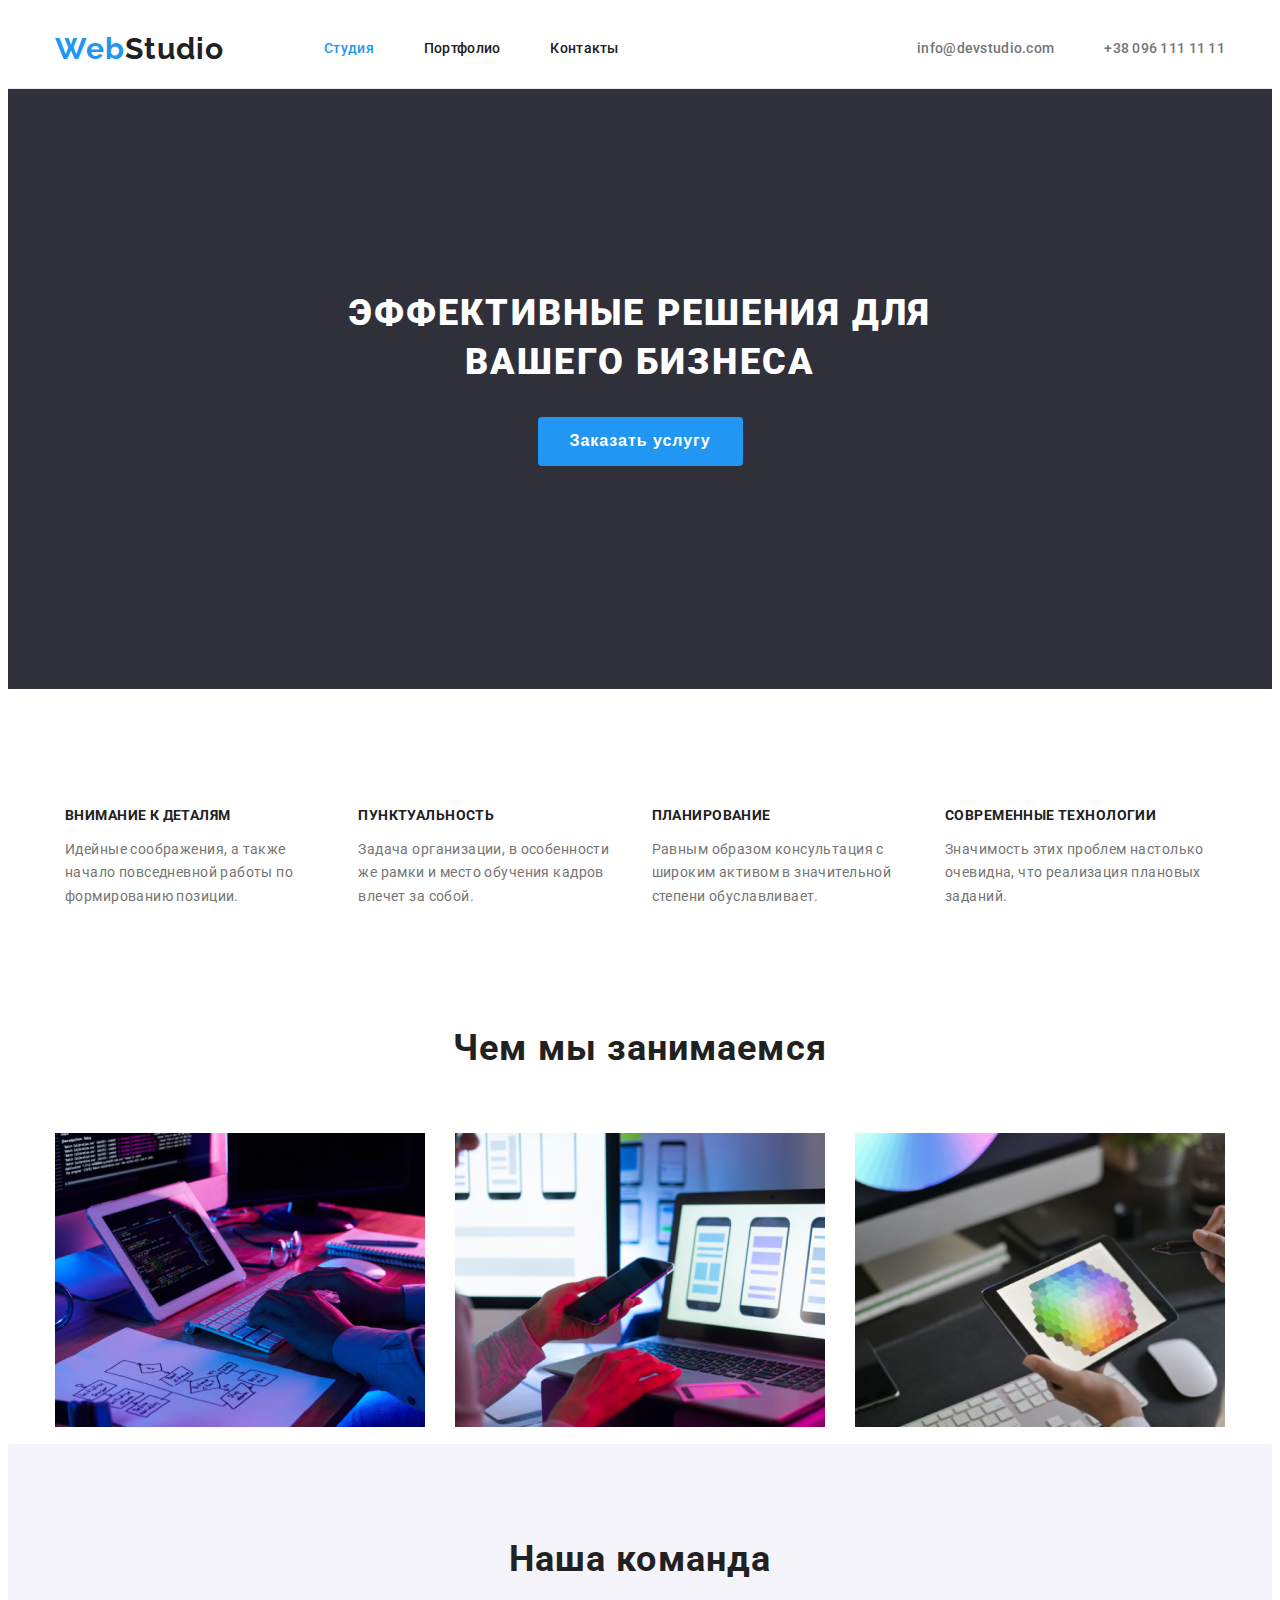
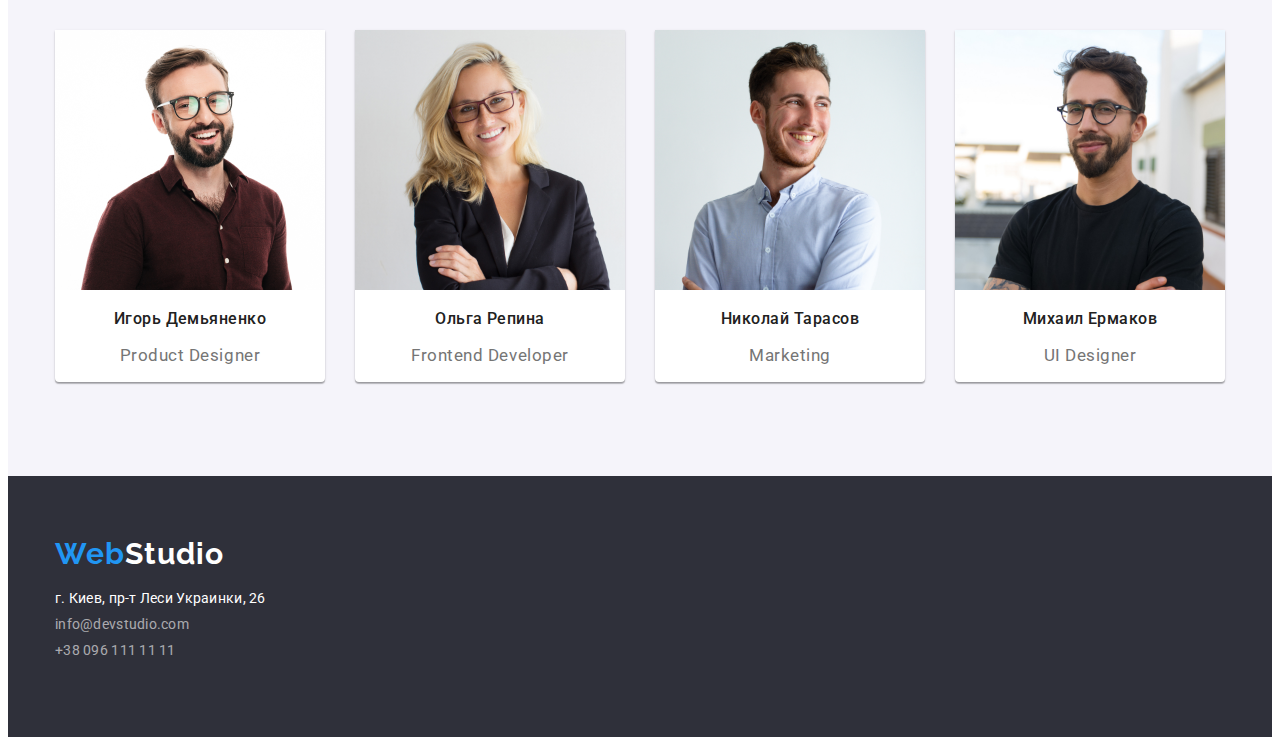
<file: index.html>
<!DOCTYPE html>
<html lang="ru">
  <head>
    <meta charset="UTF-8" />
    <meta http-equiv="X-UA-Compatible" content="IE=edge" />
    <meta name="viewport" content="width=device-width, initial-scale=1.0" />
    <title>GoIT-HomeWork-02</title>

    <link rel="preconnect" href="https://fonts.googleapis.com" />
    <link rel="preconnect" href="https://fonts.gstatic.com" crossorigin />
    <link
      href="https://fonts.googleapis.com/css2?family=Raleway:wght@700&family=Roboto:wght@400;500;700;900&display=swap"
      rel="stylesheet"
    />
    <link rel="stylesheet" href="./css/style.css" />
  </head>

  <body>
    <header class="header">
      <div class="wrapper header-wrapper">
        <nav class="navigation">
          <a href="./index.html" class="logo"><span>Web</span>Studio</a>
          <ul class="menu">
            <li><a class="menu-link active" href="./index.html">Студия</a></li>
            <li><a class="menu-link" href="./portfolio.html">Портфолио</a></li>
            <li><a class="menu-link" href="#">Контакты</a></li>
          </ul>
        </nav>
        <ul class="contacts">
          <li><a class="contacts-link" href="mailto:info@devstudio.com">info@devstudio.com</a></li>
          <li><a class="contacts-link" href="tel:+380961111111">+38 096 111 11 11</a></li>
        </ul>
      </div>
    </header>
    <main>
      <section class="home">
        <div class="wrapper">
          <h1 class="home-title">Эффективные решения для вашего бизнеса</h1>
          <button class="btn" type="button">Заказать услугу</button>
        </div>
      </section>
      <section class="peculiarities">
        <div class="wrapper">
          <h2 class="visualy-hidden">не пустой заголовок =)</h2>
          <ul class="peculiarities-list">
            <li>
              <h3>Внимание к деталям</h3>
              <p>
                Идейные соображения, а также начало повседневной работы по формированию позиции.
              </p>
            </li>
            <li>
              <h3>Пунктуальность</h3>
              <p>
                Задача организации, в особенности же рамки и место обучения кадров влечет за собой.
              </p>
            </li>
            <li>
              <h3>Планирование</h3>
              <p>
                Равным образом консультация с широким активом в значительной степени обуславливает.
              </p>
            </li>
            <li>
              <h3>Современные технологии</h3>
              <p>Значимость этих проблем настолько очевидна, что реализация плановых заданий.</p>
            </li>
          </ul>
        </div>
      </section>
      <section class="business">
        <div class="wrapper">
          <h2 class="section-title">Чем мы занимаемся</h2>
          <ul class="business-list">
            <li><img src="./images/img1.jpg" alt="coding" width="370" /></li>
            <li><img src="./images/img2.jpg" alt="design" width="370" /></li>
            <li><img src="./images/img3.jpg" alt="colors" width="370" /></li>
          </ul>
        </div>
      </section>
      <section class="team">
        <div class="wrapper">
          <h2 class="section-title">Наша команда</h2>
          <ul class="team-list">
            <li>
              <img src="./images/igor.jpg" alt="Игорь Демьяненко" width="270" />
              <h3>Игорь Демьяненко</h3>
              <p>Product Designer</p>
            </li>
            <li>
              <img src="./images/olga.jpg" alt="Ольга Репина" width="270" />
              <h3>Ольга Репина</h3>
              <p>Frontend Developer</p>
            </li>
            <li>
              <img src="./images/nikolay.jpg" alt="Николай Тарасов" width="270" />
              <h3>Николай Тарасов</h3>
              <p>Marketing</p>
            </li>
            <li>
              <img src="./images/mikhail.jpg" alt="Михаил Ермаков" width="270" />
              <h3>Михаил Ермаков</h3>
              <p>UI Designer</p>
            </li>
          </ul>
        </div>
      </section>
    </main>
    <footer class="footer">
      <div class="wrapper footer-wrapper">
        <a href="./index.html" class="footer-logo logo"><span>Web</span>Studio</a>
        <address class="footer-address">
          <ul class="footer-list">
            <li>
              <a
                class="footer-address_color"
                href="https://goo.gl/maps/piqngm7oDQpEDh6u6"
                target="_blank"
                rel="noopener nofollow noreferrer"
                >г. Киев, пр-т Леси Украинки, 26</a
              >
            </li>
            <li>
              <a class="footer-link_color" href="mailto:info@devstudio.com">info@devstudio.com</a>
            </li>
            <li><a class="footer-link_color" href="tel:+380961111111">+38 096 111 11 11</a></li>
          </ul>
        </address>
      </div>
    </footer>
  </body>
</html>
</file>
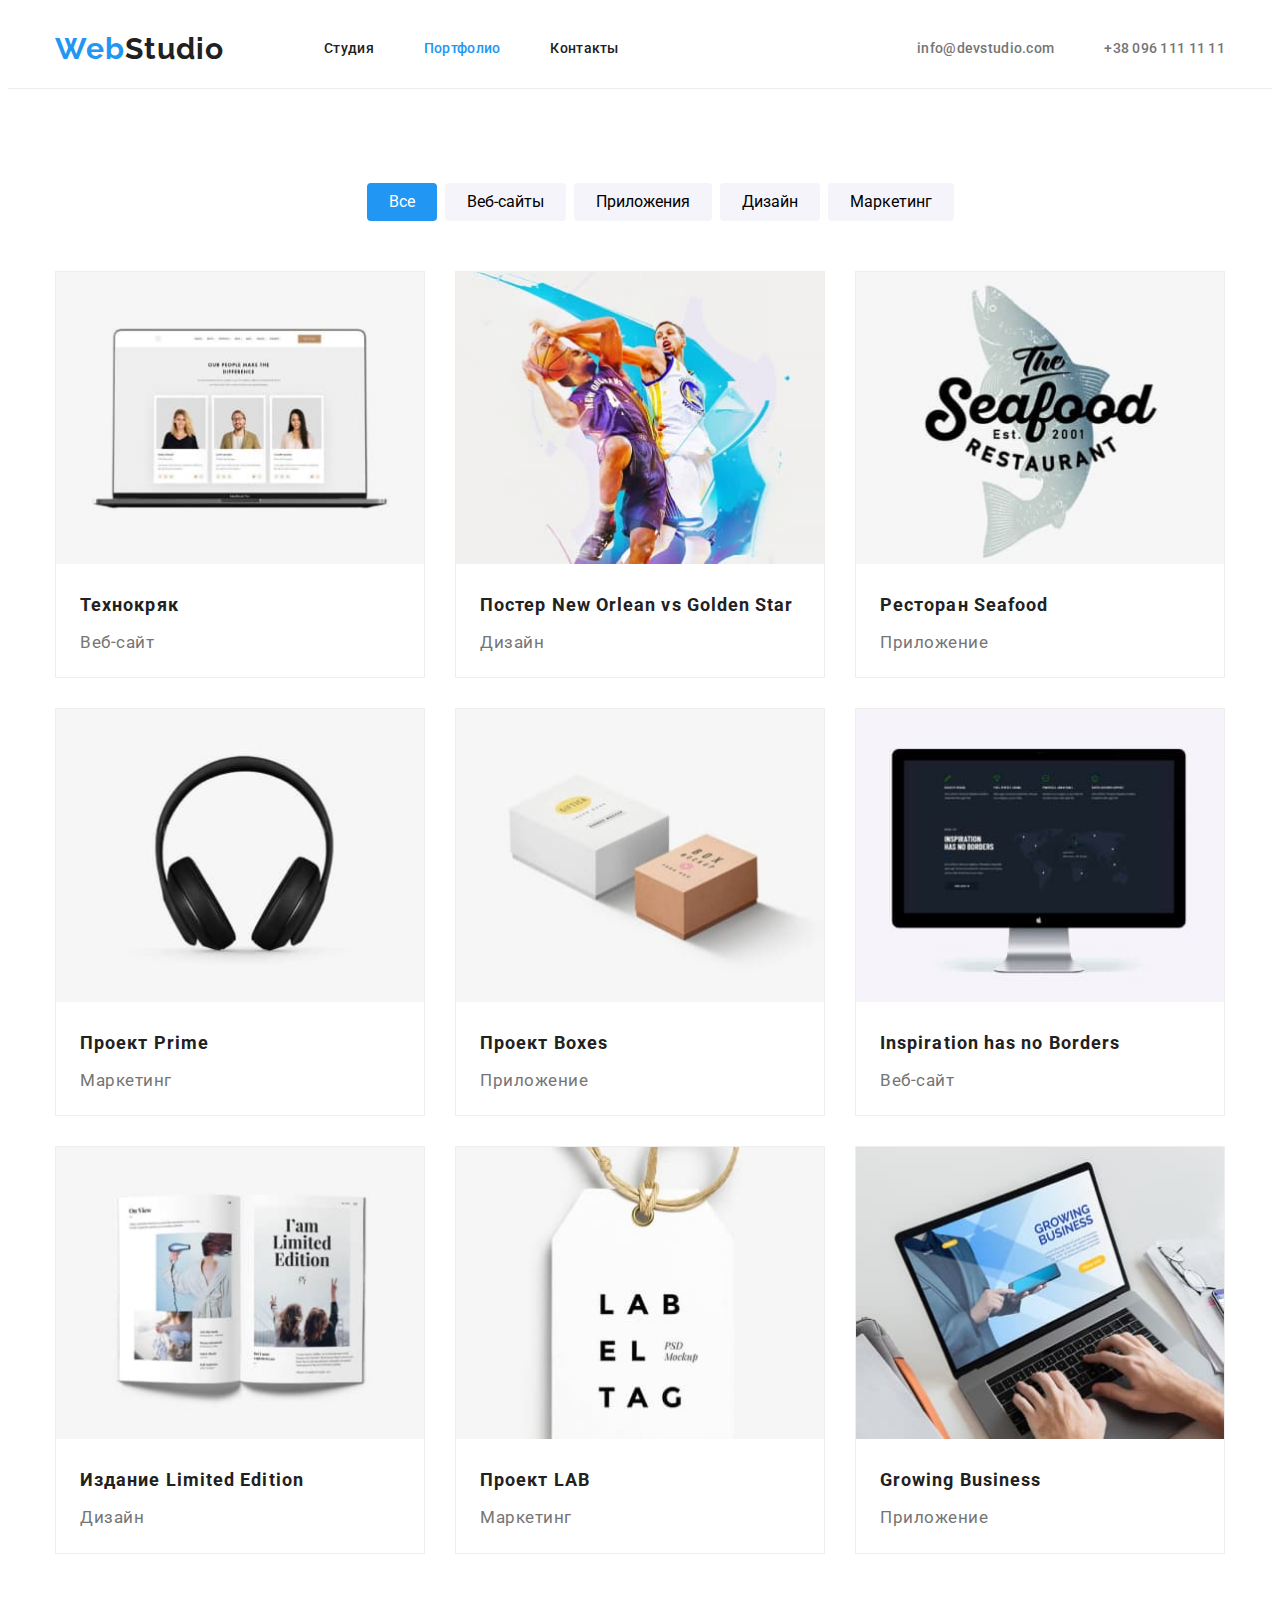
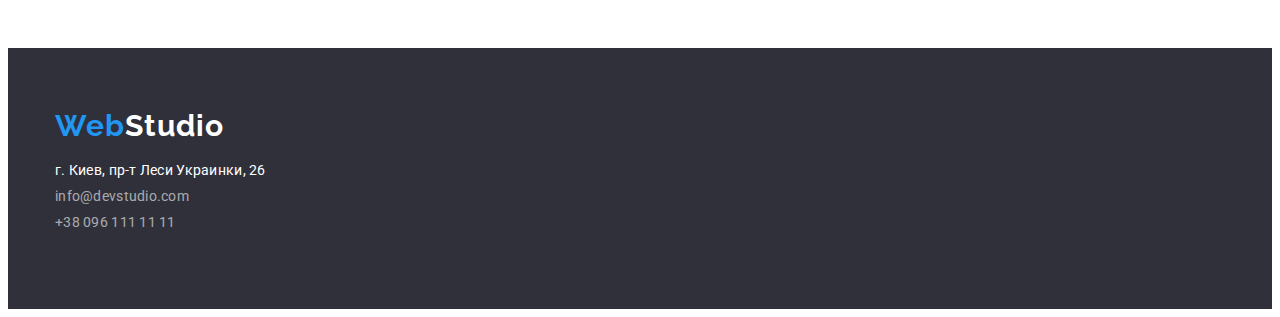
<file: portfolio.html>
<!DOCTYPE html>
<html lang="ru">
  <head>
    <meta charset="UTF-8" />
    <meta http-equiv="X-UA-Compatible" content="IE=edge" />
    <meta name="viewport" content="width=device-width, initial-scale=1.0" />
    <title>GoIT-HomeWork-02</title>

    <link rel="preconnect" href="https://fonts.googleapis.com" />
    <link rel="preconnect" href="https://fonts.gstatic.com" crossorigin />
    <link
      href="https://fonts.googleapis.com/css2?family=Raleway:wght@700&family=Roboto:wght@400;500;700;900&display=swap"
      rel="stylesheet"
    />
    <link rel="stylesheet" href="./css/style.css" />
  </head>

  <body>
    <header class="header">
      <div class="wrapper header-wrapper">
        <nav class="navigation">
          <a href="./portfolio.html" class="logo"><span>Web</span>Studio</a>
          <ul class="menu">
            <li><a class="menu-link" href="./index.html">Студия</a></li>
            <li><a class="menu-link active" href="./portfolio.html">Портфолио</a></li>
            <li><a class="menu-link" href="#">Контакты</a></li>
          </ul>
        </nav>
        <ul class="contacts">
          <li><a class="contacts-link" href="mailto:info@devstudio.com">info@devstudio.com</a></li>
          <li><a class="contacts-link" href="tel:+380961111111">+38 096 111 11 11</a></li>
        </ul>
      </div>
    </header>
    <main>
      <section class="portfolio">
        <div class="wrapper">
          <ul class="filter">
            <li class="filter-item">
              <button type="button" class="filter-btn current">Все</button>
            </li>
            <li class="filter-item">
              <button type="button" class="filter-btn">Веб-сайты</button>
            </li>
            <li class="filter-item">
              <button type="button" class="filter-btn">Приложения</button>
            </li>
            <li class="filter-item">
              <button type="button" class="filter-btn">Дизайн</button>
            </li>
            <li class="filter-item">
              <button type="button" class="filter-btn">Маркетинг</button>
            </li>
          </ul>

          <ul class="content">
            <li class="content-item">
              <a href="#" class="content-link">
                <img src="./images/web.jpg" alt="технокряк" width="368" />
                <h3>Технокряк</h3>
                <p>Веб-сайт</p>
              </a>
            </li>
            <li class="content-item">
              <a href="#" class="content-link">
                <img src="./images/design.jpg" alt="Постер New Orlean vs Golden Star" width="368" />
                <h3>Постер New Orlean vs Golden Star</h3>
                <p>Дизайн</p>
              </a>
            </li>
            <li class="content-item">
              <a href="#" class="content-link">
                <img src="./images/app.jpg" alt="Ресторан Seafood" width="368" />
                <h3>Ресторан Seafood</h3>
                <p>Приложение</p>
              </a>
            </li>
            <li class="content-item">
              <a href="#" class="content-link">
                <img src="./images/marketing.jpg" alt="Проект Prime" width="368" />
                <h3>Проект Prime</h3>
                <p>Маркетинг</p>
              </a>
            </li>
            <li class="content-item">
              <a href="#" class="content-link">
                <img src="./images/app2.jpg" alt="Проект Boxes" width="368" />
                <h3>Проект Boxes</h3>
                <p>Приложение</p>
              </a>
            </li>
            <li class="content-item">
              <a href="#" class="content-link">
                <img src="./images/web2.jpg" alt="Inspiration has no Borders" width="368" />
                <h3>Inspiration has no Borders</h3>
                <p>Веб-сайт</p>
              </a>
            </li>
            <li class="content-item">
              <a href="#" class="content-link">
                <img src="./images/design2.jpg" alt="Издание Limited Edition" width="368" />
                <h3>Издание Limited Edition</h3>
                <p>Дизайн</p>
              </a>
            </li>
            <li class="content-item">
              <a href="#" class="content-link">
                <img src="./images/marketing2.jpg" alt="Проект LAB" width="368" />
                <h3>Проект LAB</h3>
                <p>Маркетинг</p>
              </a>
            </li>
            <li class="content-item">
              <a href="#" class="content-link">
                <img src="./images/app3.jpg" alt="Growing Business" width="368" />
                <h3>Growing Business</h3>
                <p>Приложение</p>
              </a>
            </li>
          </ul>
        </div>
      </section>
    </main>
    <footer class="footer">
      <div class="wrapper footer-wrapper">
        <a href="./portfolio.html" class="footer-logo logo"><span>Web</span>Studio</a>
        <address class="footer-address">
          <ul class="footer-list">
            <li>
              <a
                class="footer-address_color"
                href="https://goo.gl/maps/piqngm7oDQpEDh6u6"
                target="_blank"
                rel="noopener nofollow noreferrer"
                >г. Киев, пр-т Леси Украинки, 26</a
              >
            </li>
            <li>
              <a class="footer-link_color" href="mailto:info@devstudio.com">info@devstudio.com</a>
            </li>
            <li><a class="footer-link_color" href="tel:+380961111111">+38 096 111 11 11</a></li>
          </ul>
        </address>
      </div>
    </footer>
  </body>
</html>
</file>
<file: css/style.css>
:root {
  --main-text-color: #212121;
  --second-text-color: #757575;
  --brend-color: #2196f3;
  --light-text-color: #ffffff;
  --dark-bg-color: #2f303a;
  --light-bg-color: #ffffff;
  --grey-bg-color: #f5f4fa;
  --brend-color-hover: #2195f3d0;
  --footer-text-color: rgba(255, 255, 255, 0.6);
}

body {
  background-color: var(--light-bg-color);
  font-family: 'Roboto';
  color: var(--main-text-color);
  font-size: 14px;
  letter-spacing: 0.02em;
}

.wrapper {
  max-width: 1170px;
  height: 100%;
  margin: 0 auto;
}

.header {
  height: 80px;
  border-bottom: 1px solid #ececec;
}

.header-wrapper {
  display: flex;
  justify-content: space-between;
  align-items: center;
}

.navigation,
.menu,
.contacts {
  display: flex;
  margin: 0;
  padding: 0;
}

.menu > li,
.contacts > li {
  display: flex;
  list-style: none;
  align-items: center;
}

.menu-link,
.contacts-link {
  color: var(--main-text-color);
  text-decoration: none;
  font-weight: 500;
  margin-left: 50px;
  transition: all 0.3s;
}

.contacts-link {
  color: var(--second-text-color);
}

.menu-link:hover,
.menu-link:focus,
.contacts-link:hover,
.contacts-link:focus,
.menu-link:active {
  color: var(--brend-color);
}

.logo {
  text-decoration: none;
  color: var(--main-text-color);
  font-family: 'Raleway';
  font-style: normal;
  font-weight: 700;
  font-size: 2.16em;
  letter-spacing: 0.03em;
  margin-right: 50px;
}

.logo > span {
  color: var(--brend-color);
}

.active {
  color: var(--brend-color);
}

.home {
  background-color: var(--dark-bg-color);
  height: 600px;
  text-align: center;
}

.home-title {
  color: var(--light-text-color);
  margin: 0 auto;
  padding-top: 200px;
  width: 696px;
  font-weight: 900;
  font-size: 36px;
  line-height: 1.36;
  letter-spacing: 0.06em;
  text-transform: uppercase;
}

.btn {
  border: none;
  border-radius: 4px;
  background-color: var(--brend-color);
  color: var(--light-text-color);
  font-weight: 700;
  font-size: 16px;
  letter-spacing: 0.06em;
  line-height: 1.8;
  transition: all 0.3s;
  cursor: pointer;
  padding: 10px 32px;
  margin-top: 30px;
}

.btn:hover {
  background-color: var(--brend-color-hover);
}

.visualy-hidden {
  margin: 0;
  position: absolute;
  width: 1px;
  height: 1px;
  margin: -1px;
  border: 0;
  padding: 0;
  white-space: nowrap;
  clip-path: inset(100%);
  clip: rect(0 0 0 0);
  overflow: hidden;
}

.peculiarities-list {
  display: flex;
  justify-content: space-between;
  margin: 94px 0 0 0;
  padding: 0;
}

.peculiarities-list > li {
  width: 270px;
  list-style: none;
  text-align: left;
  padding: 10px;
}

.peculiarities-list > li > h3 {
  text-transform: uppercase;
  font-size: 14px;
  letter-spacing: 0.03em;
  line-height: 1.19;
}

.peculiarities-list > li > p {
  color: var(--second-text-color);
  letter-spacing: 0.03em;
  line-height: 1.7;
}

.section-title {
  font-size: 36px;
  letter-spacing: 0.03em;
  margin: 0;
  padding: 94px 0 50px 0;
  text-align: center;
}

.business-list {
  display: flex;
  justify-content: space-between;
  padding: 0;
}

.business-list li {
  list-style: none;
}

.team {
  background-color: var(--grey-bg-color);
}

.team-list {
  display: flex;
  justify-content: space-between;
  margin: 0;
  padding: 0;
  padding-bottom: 94px;
}

.team-list > li {
  list-style: none;
  background-color: var(--light-bg-color);
  width: 270px;
  box-shadow: 0px 1px 3px rgba(0, 0, 0, 0.12), 0px 1px 1px rgba(0, 0, 0, 0.14),
    0px 2px 1px rgba(0, 0, 0, 0.2);
  border-radius: 0px 0px 4px 4px;
}

.team-list > li > h3 {
  font-weight: 500;
  font-size: 16px;
  line-height: 1.19;
  text-align: center;
  letter-spacing: 0.03em;
}

.team-list > li > p {
  color: var(--second-text-color);
  font-size: 1.2em;
  line-height: 1.19;
  text-align: center;
  letter-spacing: 0.03em;
}

.footer {
  background-color: var(--dark-bg-color);
}

.footer-wrapper {
  text-align: left;
  display: flex;
  flex-direction: column;
  padding: 60px 0;
}

.footer-logo {
  color: var(--light-text-color);
}

address {
  font-style: normal;
}

.footer-list {
  padding: 0;
}

.footer-list > li {
  list-style: none;
  padding: 5px 0;
}

.footer-link_color {
  text-decoration: none;
  color: var(--footer-text-color);
  transition: all 0.3s;
}

.footer-link_color:hover,
.footer-link_color:focus {
  color: var(--brend-color);
}

.footer-address_color {
  color: var(--light-text-color);
  text-decoration: none;
  transition: 0.3s;
}

/* portfolio styles */

.filter {
  display: flex;
  align-items: center;
  justify-content: center;
  margin-top: 94px;
}

.filter-item {
  list-style: none;
  margin: 0 4px;
}

.filter-btn {
  font-family: inherit;
  background-color: var(--grey-bg-color);
  border: none;
  border-radius: 4px;
  font-size: 16px;
  line-height: 1.6;
  padding: 6px 22px;
  cursor: pointer;
  transition: all 0.3s;
}

.filter-btn:hover,
.filter-btn:focus,
.filter-btn:active {
  background-color: var(--brend-color);
  color: var(--light-text-color);
}

.current {
  background-color: var(--brend-color);
  color: var(--light-text-color);
}

.content {
  display: flex;
  flex-wrap: wrap;
  gap: 30px;
  margin: 50px 0 94px 0;
  padding: 0;
}

.content-item {
  list-style: none;
  border: 1px solid #eeeeee;
}

.content-link {
  text-decoration: none;
  text-align: left;
}

.content-link h3 {
  color: var(--main-text-color);
  font-size: 18px;
  line-height: 2;
  letter-spacing: 0.06em;
  padding: 20px 24px 2px 24px;
  margin: 0;
}

.content-link p {
  letter-spacing: 0.03em;
  font-size: 1.2em;
  line-height: 1.8;
  padding: 2px 24px 20px 24px;
  margin: 0;
  color: var(--second-text-color);
}
</file>
